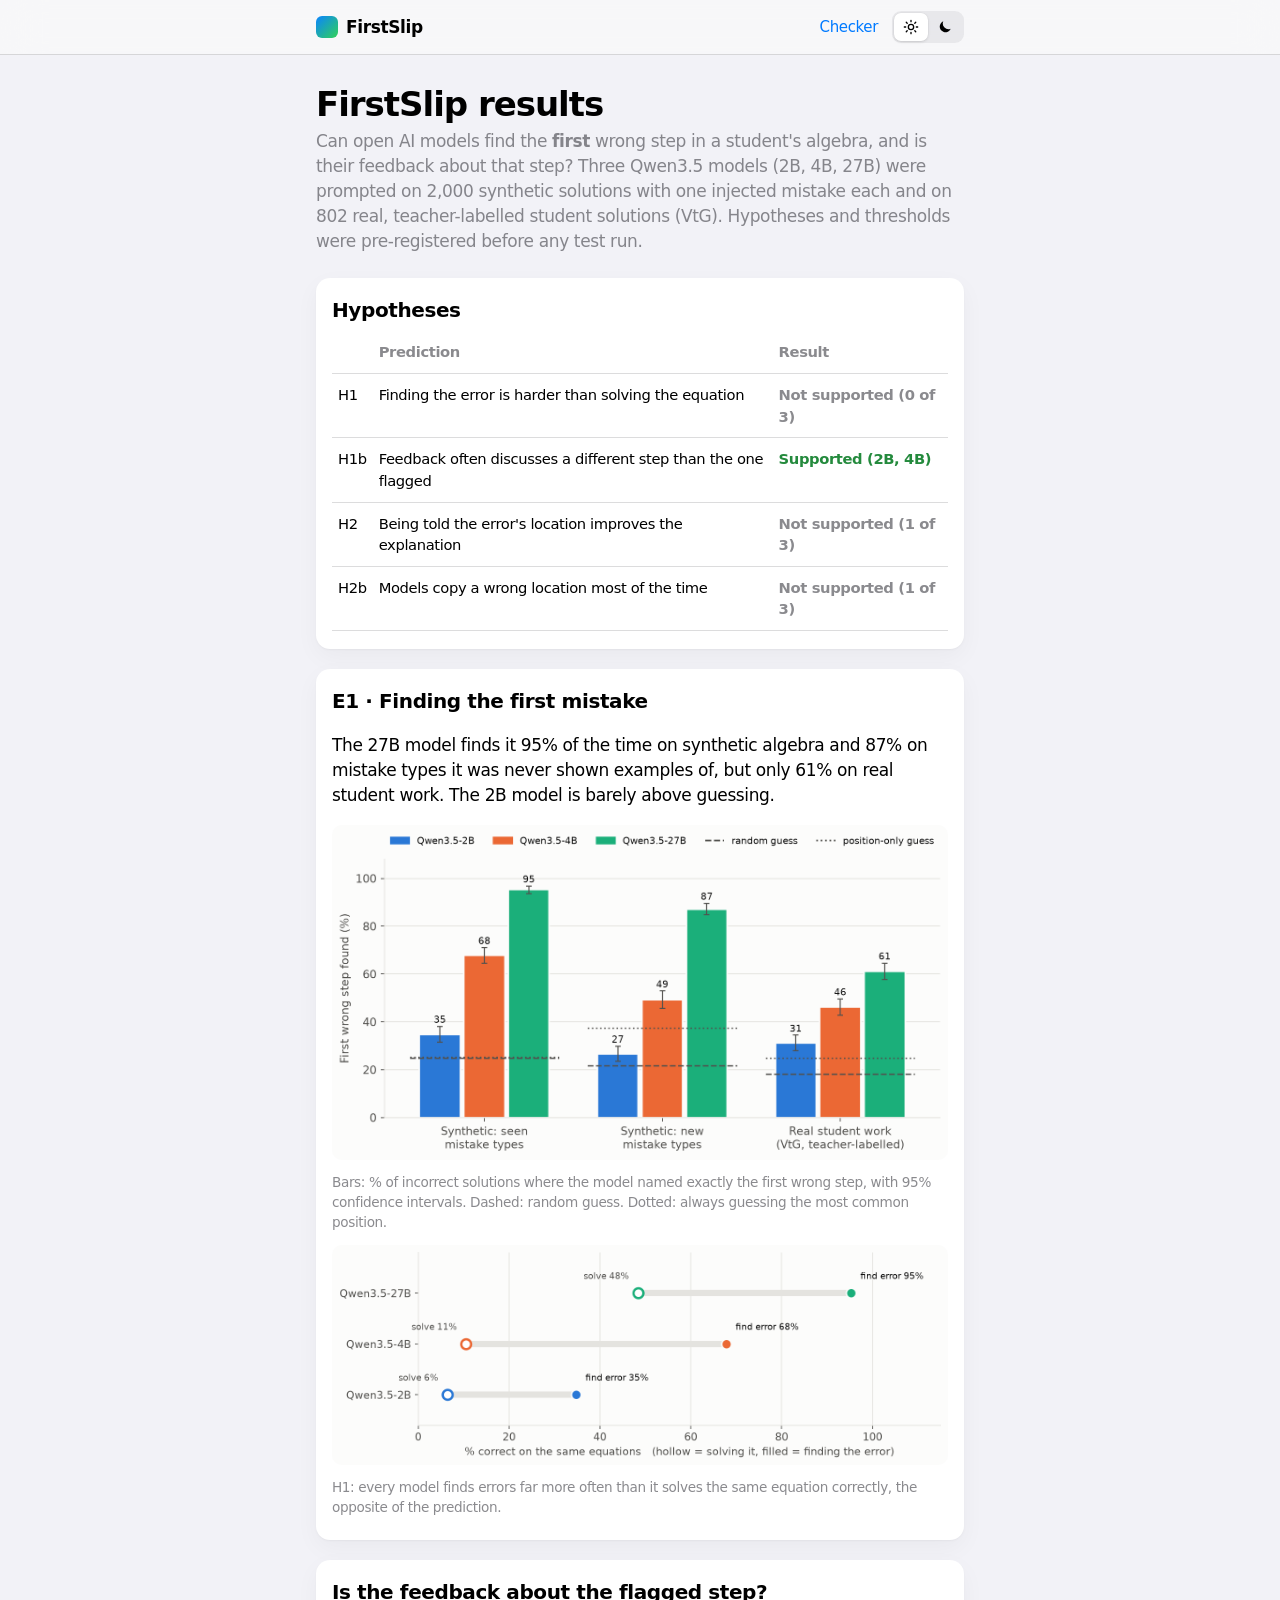
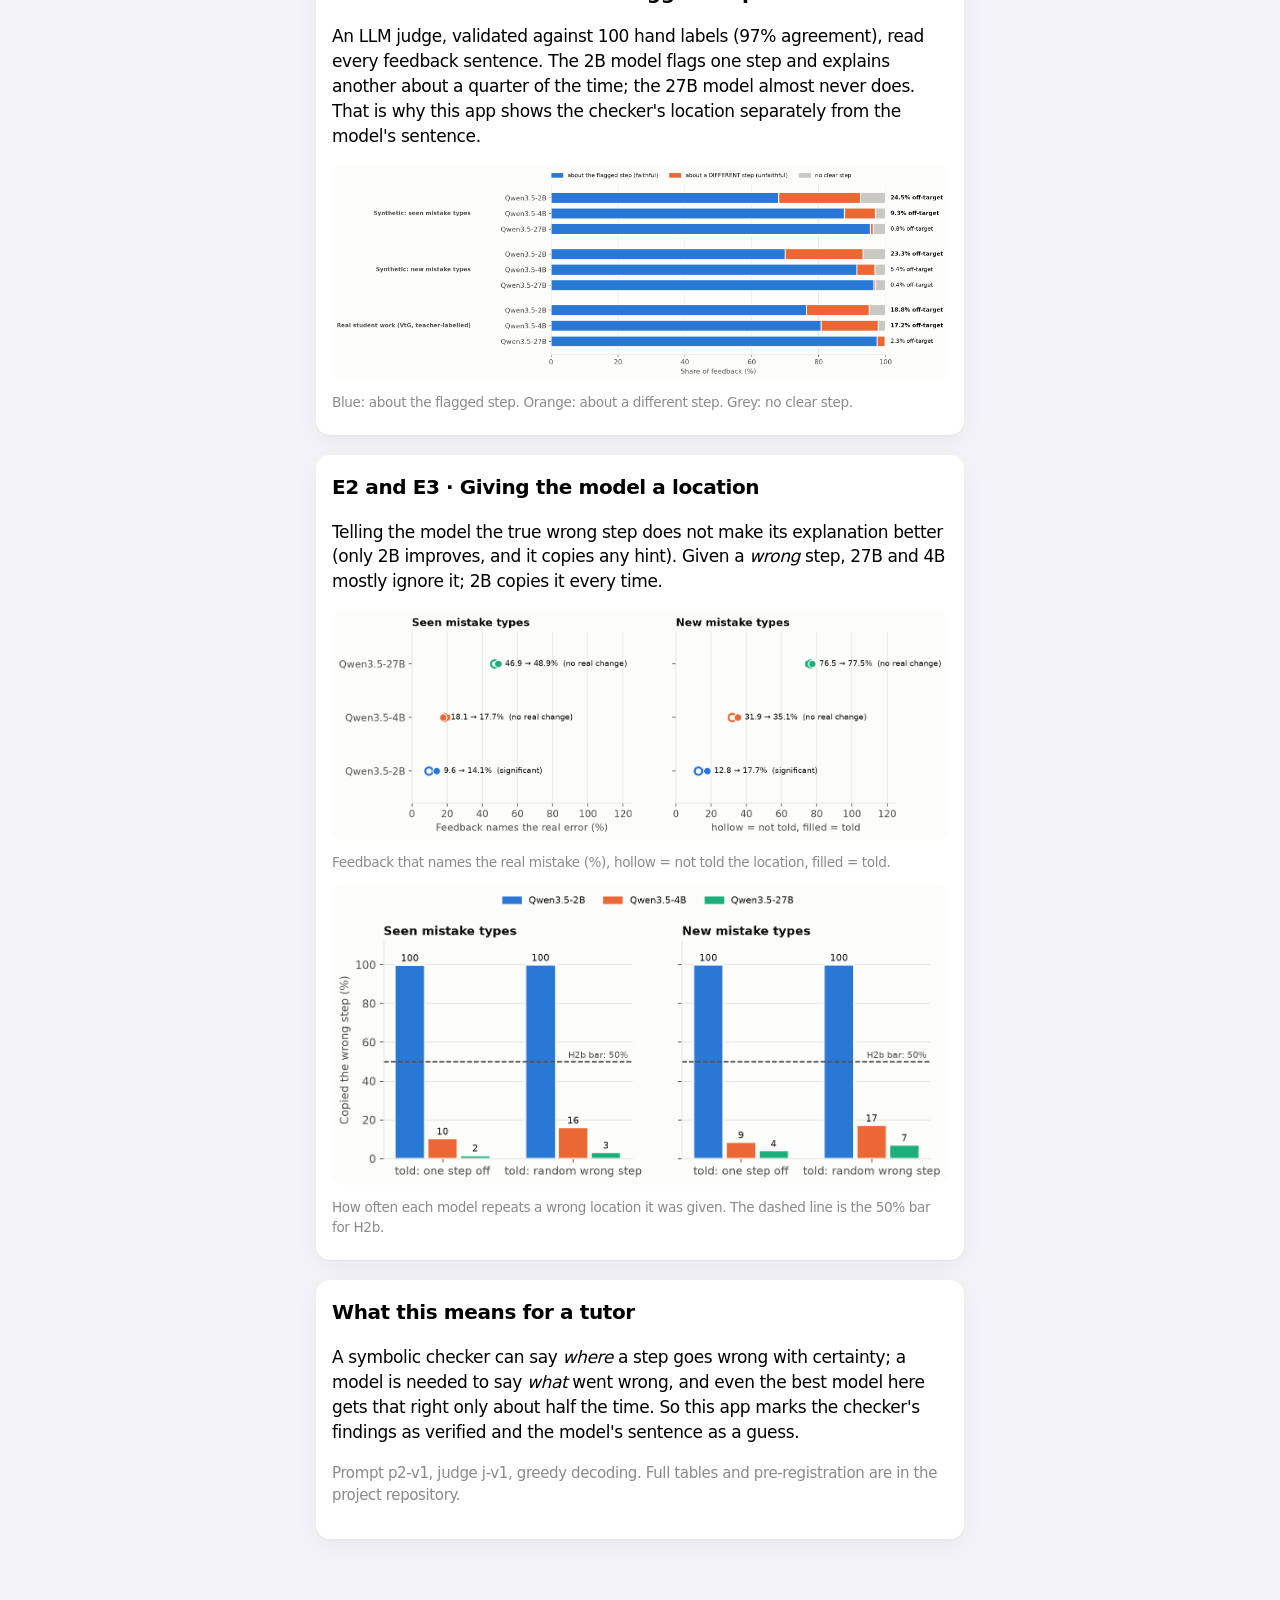
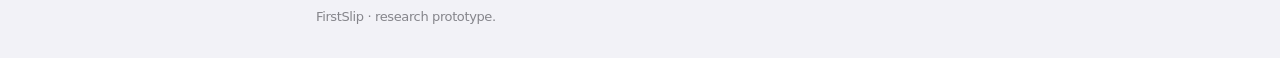
<file: app/static/results.html>
<!doctype html>
<html lang="en">
<head>
  <meta charset="utf-8">
  <meta name="viewport" content="width=device-width, initial-scale=1">
  <title>FirstSlip Results</title>
  <meta name="description" content="Can AI models find the first mistake in a student's algebra? Results of experiments E1 to E3.">
  <link rel="stylesheet" href="style.css">
  <script src="theme.js"></script>
  <style>
    figure { margin: 12px 0 4px; }
    figure img { width: 100%; height: auto; border-radius: 10px; background: #fcfcfb; }
    .card { padding: 18px 16px; margin-bottom: 20px; }
    :root[data-theme="dark"] figure img { filter: brightness(.92); }
    figcaption { font-size: .85rem; color: var(--ink-2); margin-top: 6px; }
    .card h2 { font-size: 20px; font-weight: 600; letter-spacing: -0.02em; margin: 0 0 6px; }
    table { width: 100%; border-collapse: collapse; font-size: .92rem; }
    th, td { text-align: left; padding: 10px 6px; border-bottom: .5px solid var(--line); vertical-align: top; }
    th { color: var(--ink-2); font-weight: 600; }
    .yes { color: var(--good); font-weight: 600; } .no { color: var(--ink-2); font-weight: 600; }
  </style>
</head>
<body>
<header class="bar">
  <div class="bar-inner">
    <a class="brand" href="./"><span class="brand-dot" aria-hidden="true"></span>FirstSlip</a>
    <nav>
      <a href="./">Checker</a>
      <div class="seg" role="group" aria-label="Appearance">
        <button type="button" data-set-theme="light" aria-label="Light appearance" title="Light">
          <svg viewBox="0 0 24 24" fill="none" stroke="currentColor" stroke-width="2" stroke-linecap="round"><circle cx="12" cy="12" r="4"/><path d="M12 2v2M12 20v2M4.9 4.9l1.4 1.4M17.7 17.7l1.4 1.4M2 12h2M20 12h2M4.9 19.1l1.4-1.4M17.7 6.3l1.4-1.4"/></svg>
        </button>
        <button type="button" data-set-theme="dark" aria-label="Dark appearance" title="Dark">
          <svg viewBox="0 0 24 24" fill="currentColor"><path d="M20.5 14.6A8.5 8.5 0 0 1 9.4 3.5a8.5 8.5 0 1 0 11.1 11.1z"/></svg>
        </button>
      </div>
    </nav>
  </div>
</header>
<main class="wrap">
  <h1 class="large-title">FirstSlip results</h1>
  <p class="lead">Can open AI models find the <b>first</b> wrong step in a student's algebra, and is their feedback
    about that step? Three Qwen3.5 models (2B, 4B, 27B) were prompted on 2,000 synthetic solutions with one injected
    mistake each and on 802 real, teacher-labelled student solutions (VtG). Hypotheses and thresholds were
    pre-registered before any test run.</p>

  <section class="card">
    <h2>Hypotheses</h2>
    <table>
      <tr><th></th><th>Prediction</th><th>Result</th></tr>
      <tr><td>H1</td><td>Finding the error is harder than solving the equation</td><td class="no">Not supported (0 of 3)</td></tr>
      <tr><td>H1b</td><td>Feedback often discusses a different step than the one flagged</td><td class="yes">Supported (2B, 4B)</td></tr>
      <tr><td>H2</td><td>Being told the error's location improves the explanation</td><td class="no">Not supported (1 of 3)</td></tr>
      <tr><td>H2b</td><td>Models copy a wrong location most of the time</td><td class="no">Not supported (1 of 3)</td></tr>
    </table>
  </section>

  <section class="card">
    <h2>E1 · Finding the first mistake</h2>
    <p>The 27B model finds it 95% of the time on synthetic algebra and 87% on mistake types it was never shown
      examples of, but only 61% on real student work. The 2B model is barely above guessing.</p>
    <figure><img src="results/f3_e1.png" alt="Bar chart: first-error accuracy. Seen mistakes: 2B 35%, 4B 68%, 27B 95%. New mistake types: 27%, 49%, 87%. Real student work: 31%, 46%, 61%. Random guessing is 18 to 25%." loading="lazy">
      <figcaption>Bars: % of incorrect solutions where the model named exactly the first wrong step, with 95% confidence intervals. Dashed: random guess. Dotted: always guessing the most common position.</figcaption></figure>
    <figure><img src="results/f5_h1.png" alt="Dot plot: on the same equations, 27B solves 48% but finds the error 95%; 4B 11% vs 68%; 2B 6% vs 35%." loading="lazy">
      <figcaption>H1: every model finds errors far more often than it solves the same equation correctly, the opposite of the prediction.</figcaption></figure>
  </section>

  <section class="card">
    <h2>Is the feedback about the flagged step?</h2>
    <p>An LLM judge, validated against 100 hand labels (97% agreement), read every feedback sentence. The 2B model
      flags one step and explains another about a quarter of the time; the 27B model almost never does.
      That is why this app shows the checker's location separately from the model's sentence.</p>
    <figure><img src="results/f9_faith.png" alt="Stacked bars: share of feedback about a different step. 2B 19 to 25%, 4B 5 to 17%, 27B 0.4 to 2.3%." loading="lazy">
      <figcaption>Blue: about the flagged step. Orange: about a different step. Grey: no clear step.</figcaption></figure>
  </section>

  <section class="card">
    <h2>E2 and E3 · Giving the model a location</h2>
    <p>Telling the model the true wrong step does not make its explanation better (only 2B improves, and it copies
      any hint). Given a <i>wrong</i> step, 27B and 4B mostly ignore it; 2B copies it every time.</p>
    <figure><img src="results/f10_h2.png" alt="Diagnosis accuracy, not told vs told the location: 27B 47 to 49% (seen), 4B 18 to 18%, 2B 10 to 14%." loading="lazy">
      <figcaption>Feedback that names the real mistake (%), hollow = not told the location, filled = told.</figcaption></figure>
    <figure><img src="results/f7_e3.png" alt="Copying a wrong location: 2B about 100%, 4B 9 to 17%, 27B 2 to 7%." loading="lazy">
      <figcaption>How often each model repeats a wrong location it was given. The dashed line is the 50% bar for H2b.</figcaption></figure>
  </section>

  <section class="card">
    <h2>What this means for a tutor</h2>
    <p>A symbolic checker can say <i>where</i> a step goes wrong with certainty; a model is needed to say <i>what</i>
      went wrong, and even the best model here gets that right only about half the time. So this app marks the
      checker's findings as verified and the model's sentence as a guess.</p>
    <p class="small">Prompt p2-v1, judge j-v1, greedy decoding. Full tables and pre-registration are in the project repository.</p>
  </section>
</main>
<footer>FirstSlip · research prototype.</footer>
</body>
</html>
</file>
<file: app/static/style.css>
/* FirstSlip: styled after Apple's Human Interface Guidelines (system font, grouped
   inset lists, system colours, large titles). Light and dark themes share one set of
   tokens; the toggle sets data-theme on <html>, otherwise the system setting wins. */
:root {
  --bg: #f2f2f7;              /* systemGroupedBackground */
  --surface: #ffffff;         /* secondarySystemGroupedBackground */
  --surface-2: #f2f2f7;
  --fill: rgba(118,118,128,.12);   /* tertiarySystemFill */
  --line: rgba(60,60,67,.18);      /* separator */
  --ink: #000000;             /* label */
  --ink-2: rgba(60,60,67,.6); /* secondaryLabel */
  --muted: rgba(60,60,67,.3); /* tertiaryLabel */
  --accent: #007aff;          /* systemBlue */
  --good: #248a3d; --good-mark: #34c759; --good-bg: rgba(52,199,89,.14);   /* systemGreen */
  --bad: #d70015; --bad-mark: #ff3b30; --bad-bg: rgba(255,59,48,.12);      /* systemRed */
  --guess: #c93400; --guess-mark: #ff9500; --guess-bg: rgba(255,149,0,.12); /* systemOrange */
  --bar: rgba(249,249,249,.78);
  --shadow: 0 1px 2px rgba(0,0,0,.04), 0 8px 24px rgba(0,0,0,.04);
  --radius: 14px;
  color-scheme: light;
}
@media (prefers-color-scheme: dark) {
  :root:not([data-theme="light"]) {
    --bg: #000000; --surface: #1c1c1e; --surface-2: #2c2c2e; --fill: rgba(118,118,128,.24);
    --line: rgba(84,84,88,.6); --ink: #ffffff; --ink-2: rgba(235,235,245,.6); --muted: rgba(235,235,245,.3);
    --accent: #0a84ff; --good: #30d158; --good-mark: #30d158; --good-bg: rgba(48,209,88,.16);
    --bad: #ff6961; --bad-mark: #ff453a; --bad-bg: rgba(255,69,58,.16);
    --guess: #ffb340; --guess-mark: #ff9f0a; --guess-bg: rgba(255,159,10,.14);
    --bar: rgba(22,22,24,.72); --shadow: none; color-scheme: dark;
  }
}
:root[data-theme="dark"] {
  --bg: #000000; --surface: #1c1c1e; --surface-2: #2c2c2e; --fill: rgba(118,118,128,.24);
  --line: rgba(84,84,88,.6); --ink: #ffffff; --ink-2: rgba(235,235,245,.6); --muted: rgba(235,235,245,.3);
  --accent: #0a84ff; --good: #30d158; --good-mark: #30d158; --good-bg: rgba(48,209,88,.16);
  --bad: #ff6961; --bad-mark: #ff453a; --bad-bg: rgba(255,69,58,.16);
  --guess: #ffb340; --guess-mark: #ff9f0a; --guess-bg: rgba(255,159,10,.14);
  --bar: rgba(22,22,24,.72); --shadow: none; color-scheme: dark;
}

* { box-sizing: border-box; -webkit-tap-highlight-color: transparent; }
html { -webkit-text-size-adjust: 100%; }
body {
  margin: 0; background: var(--bg); color: var(--ink);
  font: 17px/1.47 -apple-system, BlinkMacSystemFont, "SF Pro Text", "Segoe UI", system-ui, sans-serif;
  letter-spacing: -0.022em; -webkit-font-smoothing: antialiased;
  transition: background-color .25s ease, color .25s ease;
}
a { color: var(--accent); text-decoration: none; }
a:hover { text-decoration: underline; }

/* Navigation bar: translucent, sticky, hairline below. */
.bar {
  position: sticky; top: 0; z-index: 10; background: var(--bar);
  -webkit-backdrop-filter: saturate(180%) blur(20px); backdrop-filter: saturate(180%) blur(20px);
  border-bottom: .5px solid var(--line);
}
.bar-inner { max-width: 680px; margin: 0 auto; padding: 10px 16px; display: flex; align-items: center; gap: 12px; }
.brand { font-weight: 600; font-size: 17px; color: var(--ink); display: flex; align-items: center; gap: 8px; }
.brand-dot { width: 22px; height: 22px; border-radius: 6px; background: linear-gradient(135deg, #0a84ff, #30d158); }
.bar nav { margin-left: auto; display: flex; align-items: center; gap: 6px; }
.bar nav a { font-size: 15px; padding: 6px 8px; }

/* Theme toggle: a small segmented control. */
.seg { display: inline-flex; background: var(--fill); border-radius: 9px; padding: 2px; }
.seg button {
  border: 0; background: transparent; color: var(--ink); width: 34px; height: 28px; border-radius: 7px;
  display: grid; place-items: center; cursor: pointer; padding: 0; min-height: 0;
}
.seg button[aria-pressed="true"] { background: var(--surface); box-shadow: 0 1px 3px rgba(0,0,0,.12), 0 0 0 .5px rgba(0,0,0,.04); }
.seg svg { width: 16px; height: 16px; }

.wrap { max-width: 680px; margin: 0 auto; padding: 8px 16px 40px; }
.large-title { font-size: 34px; line-height: 1.12; font-weight: 700; letter-spacing: -0.03em; margin: 22px 0 6px; }
.lead { color: var(--ink-2); margin: 0 0 24px; font-size: 17px; }

/* Grouped inset sections. */
.section-title { font-size: 13px; text-transform: uppercase; letter-spacing: .02em; color: var(--ink-2); margin: 0 16px 7px; font-weight: 400; }
.section-foot { font-size: 13px; color: var(--ink-2); margin: 7px 16px 0; letter-spacing: -0.005em; }
.group { margin-bottom: 28px; }
.card { background: var(--surface); border-radius: var(--radius); box-shadow: var(--shadow); overflow: hidden; }
.card.pad { padding: 14px 16px; }

/* Maths fields. */
math-field {
  width: 100%; min-width: 0; font-size: 21px; padding: 8px 2px; border: 0; background: transparent; color: var(--ink);
  --caret-color: var(--accent); --selection-background-color: rgba(0,122,255,.22); --contains-highlight-background-color: transparent;
  outline: none;
}
math-field:focus-within { outline: none; }
math-field::part(menu-toggle) { display: none; }
math-field::part(virtual-keyboard-toggle) { color: var(--ink-2); }
.field-row { padding: 6px 16px; border-bottom: .5px solid var(--line); }
.field-row:focus-within { box-shadow: inset 3px 0 0 var(--accent); }
math-field.ro { display: inline-block; width: auto; padding: 0 2px; font-size: 17px; vertical-align: middle; }
math-field.ro::part(virtual-keyboard-toggle) { display: none; }

/* Step rows: number, field, status, remove. */
.step { display: grid; grid-template-columns: 26px 1fr 28px 28px; align-items: center; gap: 8px;
  padding: 4px 12px 4px 16px; position: relative; transition: background-color .2s ease; }
.step + .step::before { content: ""; position: absolute; top: 0; left: 50px; right: 0; border-top: .5px solid var(--line); }
.step:focus-within { background: var(--surface-2); }
.step .num { color: var(--ink-2); font-size: 15px; font-variant-numeric: tabular-nums; text-align: right; }
.step .mark { width: 24px; height: 24px; display: grid; place-items: center; }
.step .mark svg { width: 24px; height: 24px; }
.step.same .mark { color: var(--good-mark); }
.step.changed .mark { color: var(--bad-mark); }
.step.unreadable .mark, .step.incomparable .mark { color: var(--muted); }
.step.changed { background: var(--bad-bg); }
.step .note { grid-column: 2 / 5; font-size: 13px; color: var(--ink-2); margin: -4px 0 6px; }
.step.changed .note { color: var(--bad); }
.step .remove { width: 28px; height: 28px; min-height: 0; padding: 0; border: 0; border-radius: 50%; background: transparent;
  color: var(--muted); display: grid; place-items: center; cursor: pointer; }
.step .remove:hover { background: var(--fill); color: var(--ink-2); }
.step .remove svg { width: 14px; height: 14px; }
.list-action { display: flex; align-items: center; gap: 8px; width: 100%; border: 0; border-top: .5px solid var(--line);
  background: transparent; color: var(--accent); font: inherit; padding: 12px 16px; cursor: pointer; text-align: left; }
.list-action:hover { background: var(--surface-2); }
.list-action svg { width: 20px; height: 20px; }

/* Buttons. */
button { font: inherit; letter-spacing: inherit; }
.btn { border: 0; border-radius: 980px; padding: 8px 16px; font-size: 15px; font-weight: 500; cursor: pointer; min-height: 34px;
  background: var(--fill); color: var(--accent); transition: transform .1s ease, opacity .2s ease; }
.btn:active { transform: scale(.97); }
.btn.primary { background: var(--accent); color: #fff; font-size: 17px; font-weight: 600; padding: 14px 20px; width: 100%; border-radius: 12px; }
.btn.primary:disabled { opacity: .45; cursor: default; transform: none; }
.btn.plain { background: transparent; padding-left: 0; padding-right: 0; }
.row { display: flex; flex-wrap: wrap; gap: 8px; }
.toolbar { display: flex; gap: 8px; padding: 10px 16px 12px; flex-wrap: wrap; }

/* Feedback cards. */
.panel { background: var(--surface); border-radius: var(--radius); box-shadow: var(--shadow); padding: 16px; margin-bottom: 14px; animation: rise .3s ease both; }
@keyframes rise { from { opacity: 0; transform: translateY(6px); } to { opacity: 1; transform: none; } }
.panel h2 { font-size: 17px; font-weight: 600; margin: 0 0 6px; display: flex; align-items: center; gap: 8px; }
.panel h2 svg { width: 22px; height: 22px; flex: none; }
.panel p { margin: 6px 0; }
.verified h2 svg { color: var(--good-mark); }
.verified.has-error h2 svg { color: var(--bad-mark); }
.guess h2 svg { color: var(--guess-mark); }
.tag { font-size: 12px; font-weight: 600; letter-spacing: 0; padding: 2px 8px; border-radius: 980px; margin-left: auto; }
.tag.ok { background: var(--good-bg); color: var(--good); }
.tag.maybe { background: var(--guess-bg); color: var(--guess); }
.warn { font-size: 15px; color: var(--bad); }
.small { font-size: 15px; color: var(--ink-2); }
.err { color: var(--bad); }
.status { display: flex; align-items: center; gap: 8px; font-size: 13px; color: var(--ink-2); margin: 10px 16px 0; }
.spinner { width: 14px; height: 14px; border-radius: 50%; border: 2px solid var(--fill); border-top-color: var(--ink-2); animation: spin .8s linear infinite; }
@keyframes spin { to { transform: rotate(360deg); } }
footer { color: var(--ink-2); font-size: 13px; padding: 8px 16px 32px; max-width: 680px; margin: 0 auto; }

@media (max-width: 480px) {
  .large-title { font-size: 30px; margin-top: 16px; }
  math-field { font-size: 19px; }
}
@media (prefers-reduced-motion: reduce) { * { animation: none !important; transition: none !important; } }
</file>
